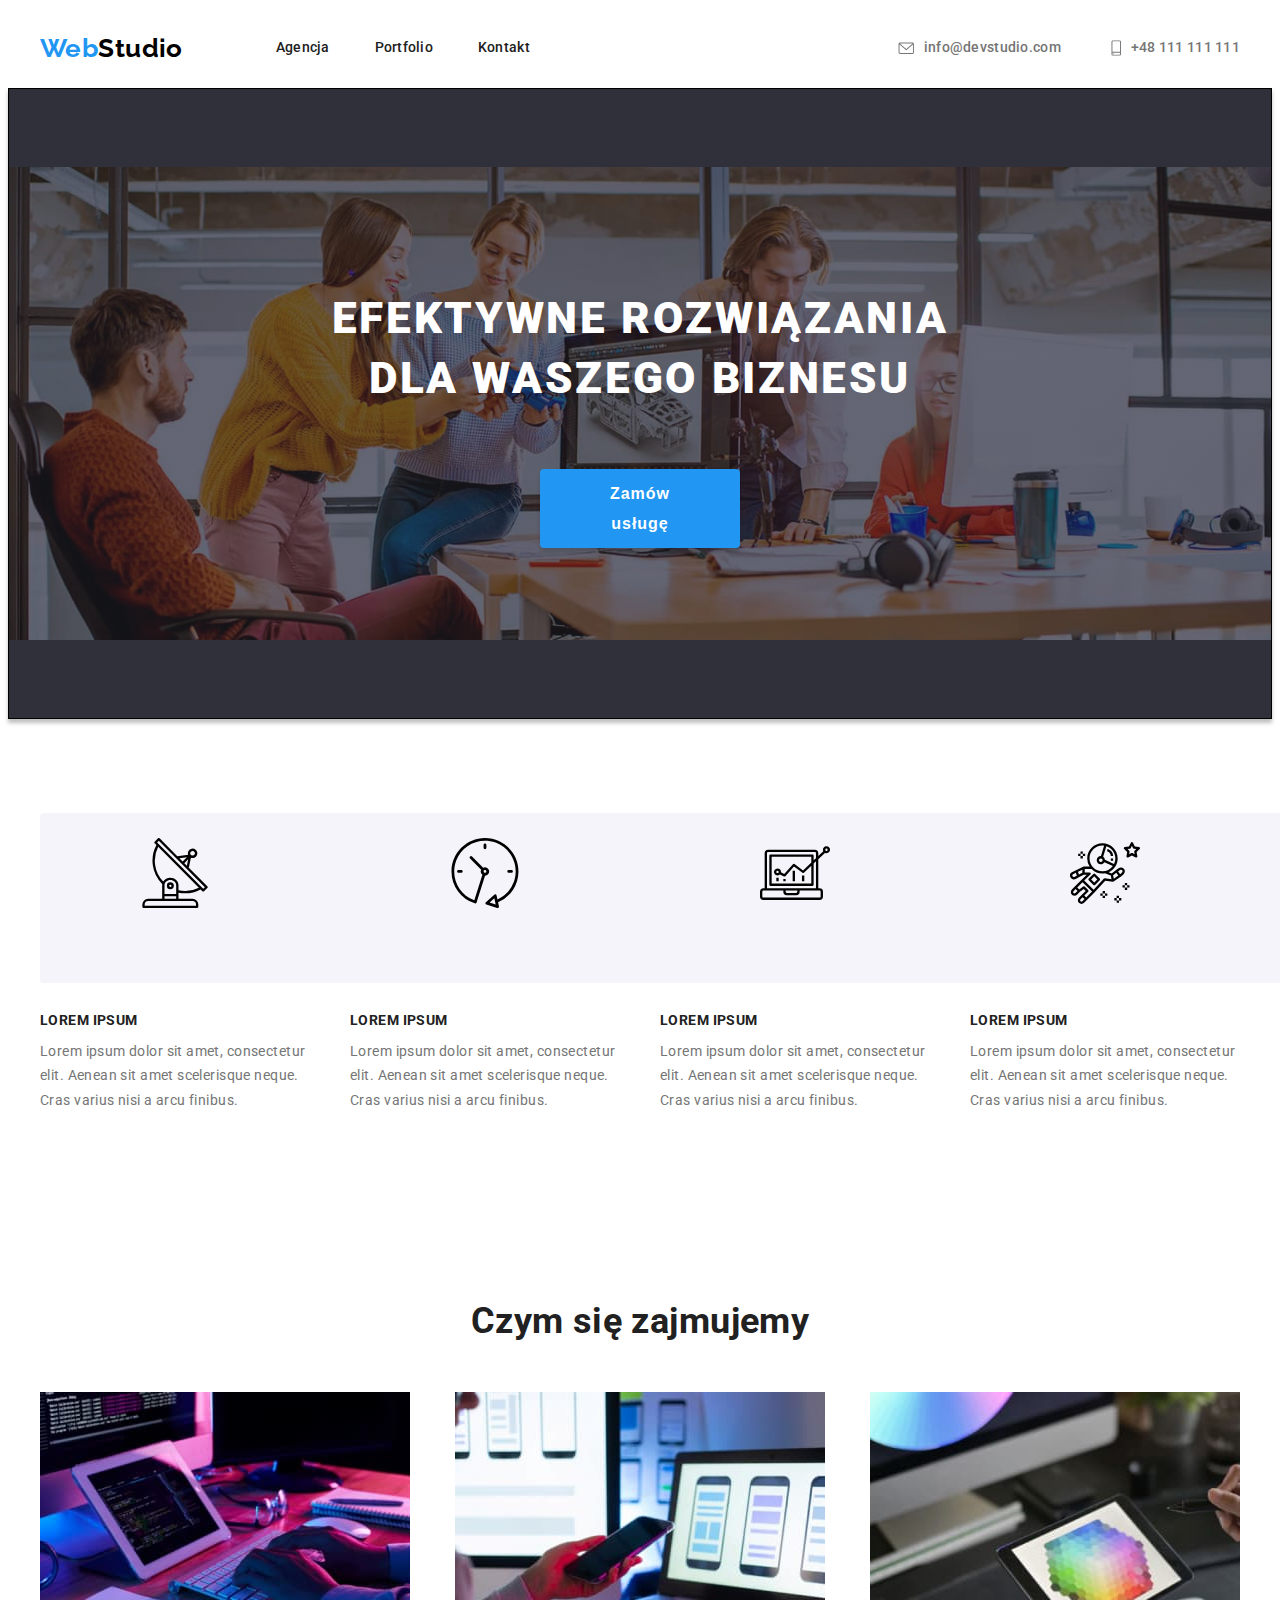
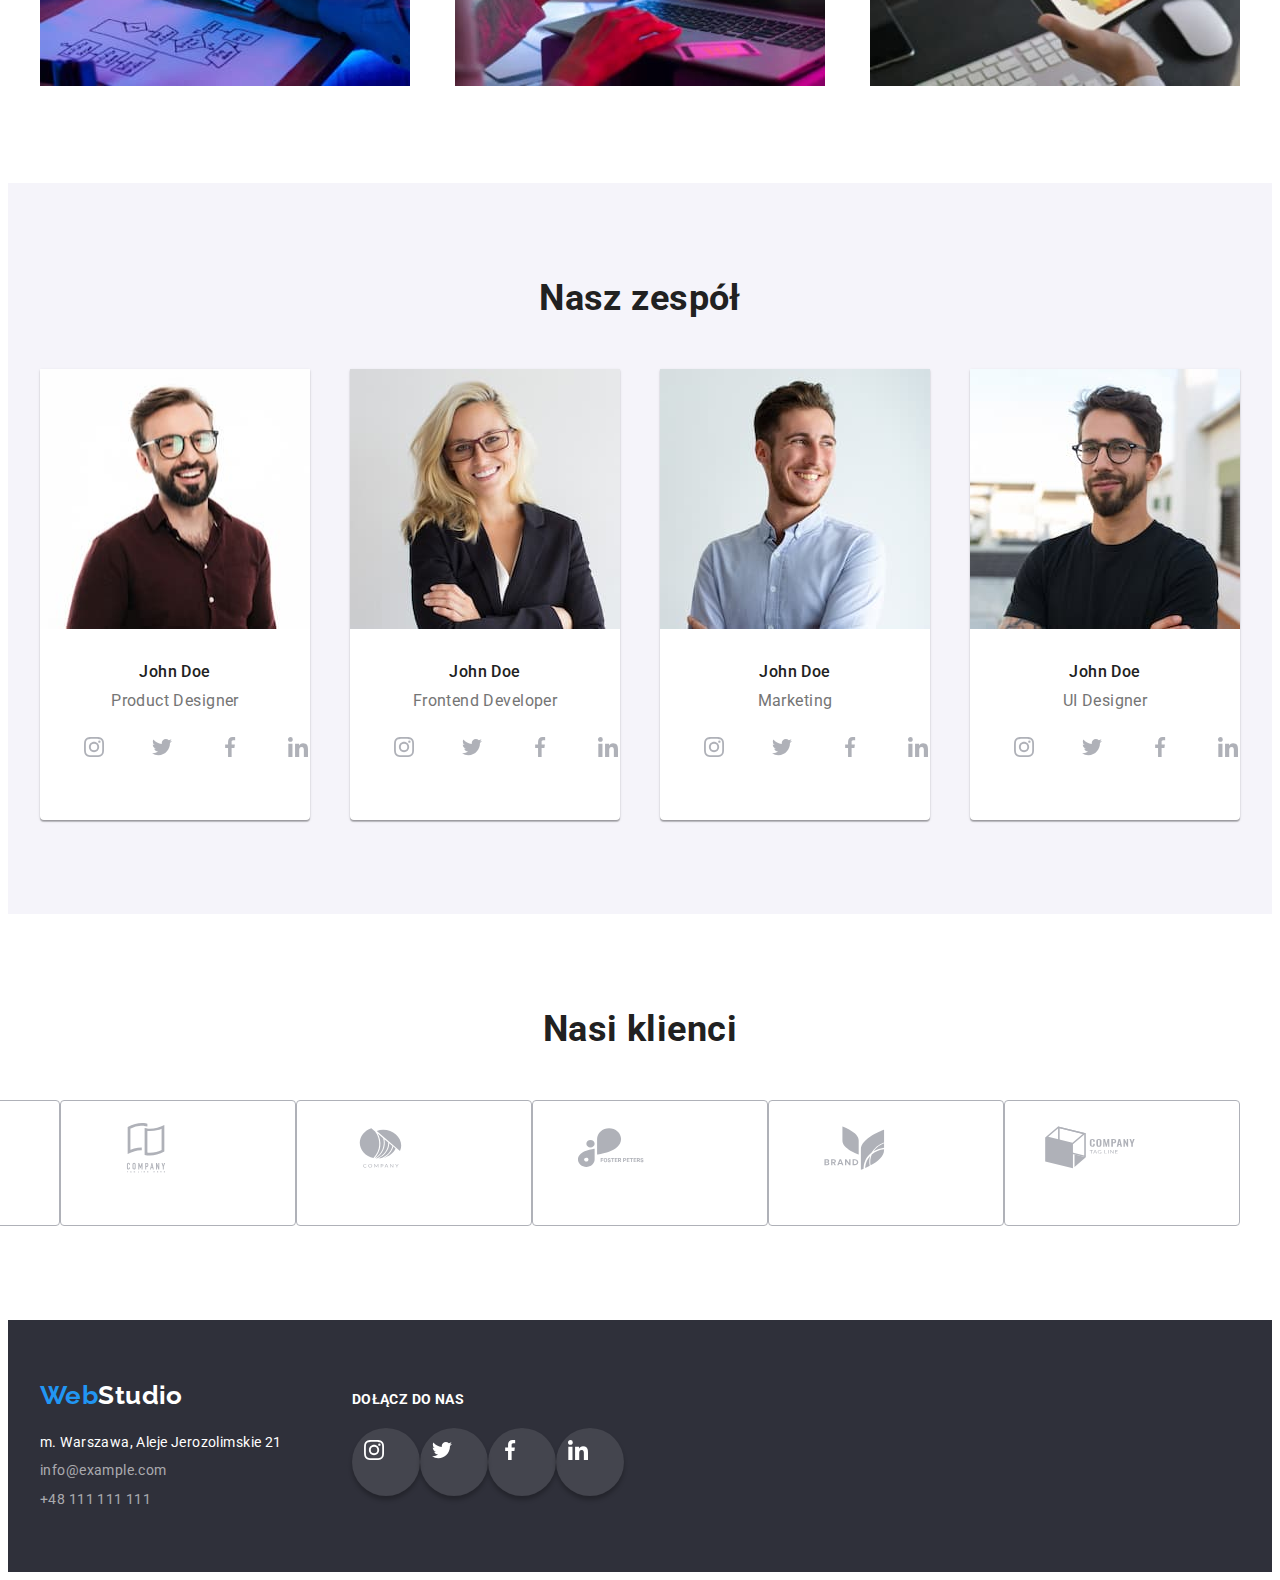
<file: index.html>
<!DOCTYPE html>
<html lang="en">
  <head>
    <meta charset="UTF-8" />
    <meta http-equiv="X-UA-Compatible" content="IE=edge" />
    <meta name="viewport" content="width=device-width, initial-scale=1.0" />
    <title>WebStudio</title>
    <link
      rel="stylesheet"
      href="https://cdnjs.cloudflare.com/ajax/libs/modern-normalize/1.1.0/modern-normalize.min.css"
      integrity="sha512-wpPYUAdjBVSE4KJnH1VR1HeZfpl1ub8YT/NKx4PuQ5NmX2tKuGu6U/JRp5y+Y8XG2tV+wKQpNHVUX03MfMFn9Q=="
      crossorigin="anonymous"
      referrerpolicy="no-referrer"
    />
    <link rel="preconnect" href="https://fonts.googleapis.com" />
    <link rel="preconnect" href="https://fonts.gstatic.com" crossorigin />
    <link
      href="https://fonts.googleapis.com/css2?family=Raleway:wght@700&family=Roboto:wght@400;500;700;900&display=swap"
      rel="stylesheet"
    />
    <link rel="stylesheet" href="css/styles.css" />
  </head>
  <body>
    <header class="header">
      <div class="container container-header">
        <nav class="header-navigation">
          <a class="logo logo-header" href="./index.html"
            ><span class="logo__accent">Web</span>Studio</a
          >
          <ul class="header__menu header__nav">
            <li class="header__nav-item"><a class="link header__nav-link" href="#">Agencja</a></li>
            <li class="header__nav-item">
              <a class="link header__nav-link" href="./portfolio.html">Portfolio</a>
            </li>
            <li class="header__nav-item"><a class="link header__nav-link" href="#">Kontakt</a></li>
          </ul>
        </nav>
        <ul class="header__menu header__contact">
          <li class="header__contact-item">
            <a class="link header__contact-link" href="mailto:info@devstudio.com"
              ><svg class="header__contact-icon" width="16" height="12">
                <use href="./images/icons.svg#icon-envelope"></use>
              </svg>
              info@devstudio.com</a
            >
          </li>
          <li class="header__contact-item">
            <a class="link header__contact-link" href="tel:+48111111111"
              ><svg class="header__contact-icon" width="10" height="16">
                <use href="./images/icons.svg#icon-smartphone"></use>
              </svg>
              +48 111 111 111</a
            >
          </li>
        </ul>
      </div>
    </header>
    <main>
      <!--First section - Efektywne Rozwiązania-->
      <section class="section banner">
        <div class="banner__container container">
          <h1 class="banner__title">EFEKTYWNE ROZWIĄZANIA<br />DLA WASZEGO BIZNESU</h1>
          <button class="banner__button" type="button">Zamów usługę</button>
        </div>
      </section>
      <!--Second section - LOREM IPSUM-->
      <section class="section">
        <div class="container">
          <ul class="features">
            <li class="feature">
              <div class="feature__icon-container">
                <svg class="feature__icon" width="70" height="70">
                  <use href="./images/icons.svg#icon-antenna-1"></use>
                </svg>
              </div>
              <h3 class="feature__title">lorem ipsum</h3>
              <p class="feature__description">
                Lorem ipsum dolor sit amet, consectetur elit. Aenean sit amet scelerisque neque.
                Cras varius nisi a arcu finibus.
              </p>
            </li>
            <li class="feature">
              <div class="feature__icon-container">
                <svg class="feature__icon" width="70" height="70">
                  <use href="./images/icons.svg#icon-clock-1"></use>
                </svg>
              </div>
              <h3 class="feature__title">lorem ipsum</h3>
              <p class="feature__description">
                Lorem ipsum dolor sit amet, consectetur elit. Aenean sit amet scelerisque neque.
                Cras varius nisi a arcu finibus.
              </p>
            </li>
            <li class="feature">
              <div class="feature__icon-container">
                <svg class="feature__icon" width="70" height="70">
                  <use href="./images/icons.svg#icon-diagram-1"></use>
                </svg>
              </div>
              <h3 class="feature__title">lorem ipsum</h3>
              <p class="feature__description">
                Lorem ipsum dolor sit amet, consectetur elit. Aenean sit amet scelerisque neque.
                Cras varius nisi a arcu finibus.
              </p>
            </li>
            <li class="feature">
              <div class="feature__icon-container">
                <svg class="feature__icon" width="70" height="70">
                  <use href="./images/icons.svg#icon-astronaut-1"></use>
                </svg>
              </div>
              <h3 class="feature__title">lorem ipsum</h3>
              <p class="feature__description">
                Lorem ipsum dolor sit amet, consectetur elit. Aenean sit amet scelerisque neque.
                Cras varius nisi a arcu finibus.
              </p>
            </li>
          </ul>
        </div>
      </section>
      <!--Third section - What do we work with-->
      <section class="section">
        <div class="container">
          <h2 class="section__header">Czym się zajmujemy</h2>
          <ul class="boxes">
            <li class="box">
              <img
                class="box__img"
                src="images/laptop.jpg"
                alt="employee typing on a keyboard"
                width="370"
                height="294"
              />
            </li>
            <li class="box">
              <img
                class="box__img"
                src="images/phone.jpg"
                alt="employee using a mobile phone and a laptop"
                width="370"
                height="294"
              />
            </li>
            <li class="box">
              <img
                class="box__img"
                src="images/tablet.jpg"
                alt="employee using a tablet"
                width="370"
                height="294"
              />
            </li>
          </ul>
        </div>
      </section>
      <!--Fourth section - Our Team-->
      <section class="section section-team">
        <div class="container">
          <h2 class="section__header">Nasz zespół</h2>
          <ul class="employees">
            <li class="employee">
              <img
                class="employee__img"
                src="images/emploee1.jpg"
                alt="employee 1"
                width="270"
                height="260"
              />
              <h3 class="employee__title">John Doe</h3>
              <p class="employee__subtitle">Product Designer</p>
              <ul class="social-links social-links-employee">
                <li class="social-link">
                  <div class="social-link__container">
                    <svg class="social-link__icon" width="20" height="20">
                      <use href="./images/icons.svg#icon-instagram-2"></use>
                    </svg>
                  </div>
                </li>
                <li class="social-link">
                  <div class="social-link__container">
                    <svg class="social-link__icon" width="20" height="20">
                      <use href="./images/icons.svg#icon-twitter-1"></use>
                    </svg>
                  </div>
                </li>
                <li class="social-link">
                  <div class="social-link__container">
                    <svg class="social-link__icon" width="20" height="20">
                      <use href="./images/icons.svg#icon-facebook-1"></use>
                    </svg>
                  </div>
                </li>
                <li class="social-link">
                  <div class="social-link__container">
                    <svg class="social-link__icon" width="20" height="20">
                      <use href="./images/icons.svg#icon-linkedin-1"></use>
                    </svg>
                  </div>
                </li>
              </ul>
            </li>
            <li class="employee">
              <img
                class="employee__img"
                src="images/emploee2.jpg"
                alt="employee 2"
                width="270"
                height="260"
              />
              <h3 class="employee__title">John Doe</h3>
              <p class="employee__subtitle">Frontend Developer</p>
              <ul class="social-links social-links-employee">
                <li class="social-link">
                  <div class="social-link__container">
                    <svg class="social-link__icon" width="20" height="20">
                      <use href="./images/icons.svg#icon-instagram-2"></use>
                    </svg>
                  </div>
                </li>
                <li class="social-link">
                  <div class="social-link__container">
                    <svg class="social-link__icon" width="20" height="20">
                      <use href="./images/icons.svg#icon-twitter-1"></use>
                    </svg>
                  </div>
                </li>
                <li class="social-link">
                  <div class="social-link__container">
                    <svg class="social-link__icon" width="20" height="20">
                      <use href="./images/icons.svg#icon-facebook-1"></use>
                    </svg>
                  </div>
                </li>
                <li class="social-link">
                  <div class="social-link__container">
                    <svg class="social-link__icon" width="20" height="20">
                      <use href="./images/icons.svg#icon-linkedin-1"></use>
                    </svg>
                  </div>
                </li>
              </ul>
            </li>
            <li class="employee">
              <img
                class="employee__img"
                src="images/emploee3.jpg"
                alt="employee 3"
                width="270"
                height="260"
              />
              <h3 class="employee__title">John Doe</h3>
              <p class="employee__subtitle">Marketing</p>
              <ul class="social-links social-links-employee">
                <li class="social-link">
                  <div class="social-link__container">
                    <svg class="social-link__icon" width="20" height="20">
                      <use href="./images/icons.svg#icon-instagram-2"></use>
                    </svg>
                  </div>
                </li>
                <li class="social-link">
                  <div class="social-link__container">
                    <svg class="social-link__icon" width="20" height="20">
                      <use href="./images/icons.svg#icon-twitter-1"></use>
                    </svg>
                  </div>
                </li>
                <li class="social-link">
                  <div class="social-link__container">
                    <svg class="social-link__icon" width="20" height="20">
                      <use href="./images/icons.svg#icon-facebook-1"></use>
                    </svg>
                  </div>
                </li>
                <li class="social-link">
                  <div class="social-link__container">
                    <svg class="social-link__icon" width="20" height="20">
                      <use href="./images/icons.svg#icon-linkedin-1"></use>
                    </svg>
                  </div>
                </li>
              </ul>
            </li>
            <li class="employee">
              <img
                class="employee__img"
                src="images/emploee4.jpg"
                alt="employee 4"
                width="270"
                height="260"
              />
              <h3 class="employee__title">John Doe</h3>
              <p class="employee__subtitle">UI Designer</p>
              <ul class="social-links social-links-employee">
                <li class="social-link">
                  <div class="social-link__container">
                    <svg class="social-link__icon" width="20" height="20">
                      <use href="./images/icons.svg#icon-instagram-2"></use>
                    </svg>
                  </div>
                </li>
                <li class="social-link">
                  <div class="social-link__container">
                    <svg class="social-link__icon" width="20" height="20">
                      <use href="./images/icons.svg#icon-twitter-1"></use>
                    </svg>
                  </div>
                </li>
                <li class="social-link">
                  <div class="social-link__container">
                    <svg class="social-link__icon" width="20" height="20">
                      <use href="./images/icons.svg#icon-facebook-1"></use>
                    </svg>
                  </div>
                </li>
                <li class="social-link">
                  <div class="social-link__container">
                    <svg class="social-link__icon" width="20" height="20">
                      <use href="./images/icons.svg#icon-linkedin-1"></use>
                    </svg>
                  </div>
                </li>
              </ul>
            </li>
          </ul>
        </div>
      </section>
      <!--Fifth section - Our Clients-->
      <section class="section">
        <div class="container">
          <h2 class="section__header">Nasi klienci</h2>
          <ul class="clients">
            <li class="client">
              <div class="client__container">
                <svg class="client__icon" width="106" height="60">
                  <use href="./images/icons.svg#icon-Logo"></use>
                </svg>
              </div>
            </li>
            <li class="client">
              <div class="client__container">
                <svg class="client__icon" width="106" height="60">
                  <use href="./images/icons.svg#icon-Logo-1"></use>
                </svg>
              </div>
            </li>
            <li class="client">
              <div class="client__container">
                <svg class="client__icon" width="106" height="60">
                  <use href="./images/icons.svg#icon-Logo-2"></use>
                </svg>
              </div>
            </li>
            <li class="client">
              <div class="client__container">
                <svg class="client__icon" width="106" height="60">
                  <use href="./images/icons.svg#icon-Logo-3"></use>
                </svg>
              </div>
            </li>
            <li class="client">
              <div class="client__container">
                <svg class="client__icon" width="106" height="60">
                  <use href="./images/icons.svg#icon-Logo-4"></use>
                </svg>
              </div>
            </li>
            <li class="client">
              <div class="client__container">
                <svg class="client__icon" width="106" height="60">
                  <use href="./images/icons.svg#icon-Logo-5"></use>
                </svg>
              </div>
            </li>
          </ul>
        </div>
      </section>
    </main>
    <footer class="footer">
      <div class="container container-footer">
        <div class="business-card">
          <a class="logo logo-footer" href="./index.html"
            ><span class="logo__accent">Web</span>Studio</a
          >
          <address class="contacts">
            <ul class="contact-list">
              <li class="contact">
                <a
                  class="link contact__place"
                  href="https://goo.gl/maps/wp7BMmqfB1jZp6Ye8"
                  target="_blank"
                >
                  m. Warszawa, Aleje Jerozolimskie 21
                </a>
              </li>
              <li class="contact">
                <a class="link contact__item" href="mailto:info@example.com">info@example.com</a>
              </li>
              <li class="contact">
                <a class="link contact__item" href="tel:+48111111111">+48 111 111 111</a>
              </li>
            </ul>
          </address>
        </div>
        <div class="join-us">
          <h3 class="join-us__title">dołącz do nas</h3>
          <ul class="social-links">
            <li class="social-link">
              <div class="social-link__container social-link__container-footer">
                <svg class="social-link__icon-footer" width="20" height="20">
                  <use href="./images/icons.svg#icon-instagram-2"></use>
                </svg>
              </div>
            </li>
            <li class="social-link">
              <div class="social-link__container social-link__container-footer">
                <svg class="social-link__icon-footer" width="20" height="20">
                  <use href="./images/icons.svg#icon-twitter-1"></use>
                </svg>
              </div>
            </li>
            <li class="social-link">
              <div class="social-link__container social-link__container-footer">
                <svg class="social-link__icon-footer" width="20" height="20">
                  <use href="./images/icons.svg#icon-facebook-1"></use>
                </svg>
              </div>
            </li>
            <li class="social-link">
              <div class="social-link__container social-link__container-footer">
                <svg class="social-link__icon-footer" width="20" height="20">
                  <use href="./images/icons.svg#icon-linkedin-1"></use>
                </svg>
              </div>
            </li>
          </ul>
        </div>
      </div>
    </footer>
  </body>
</html>
</file>
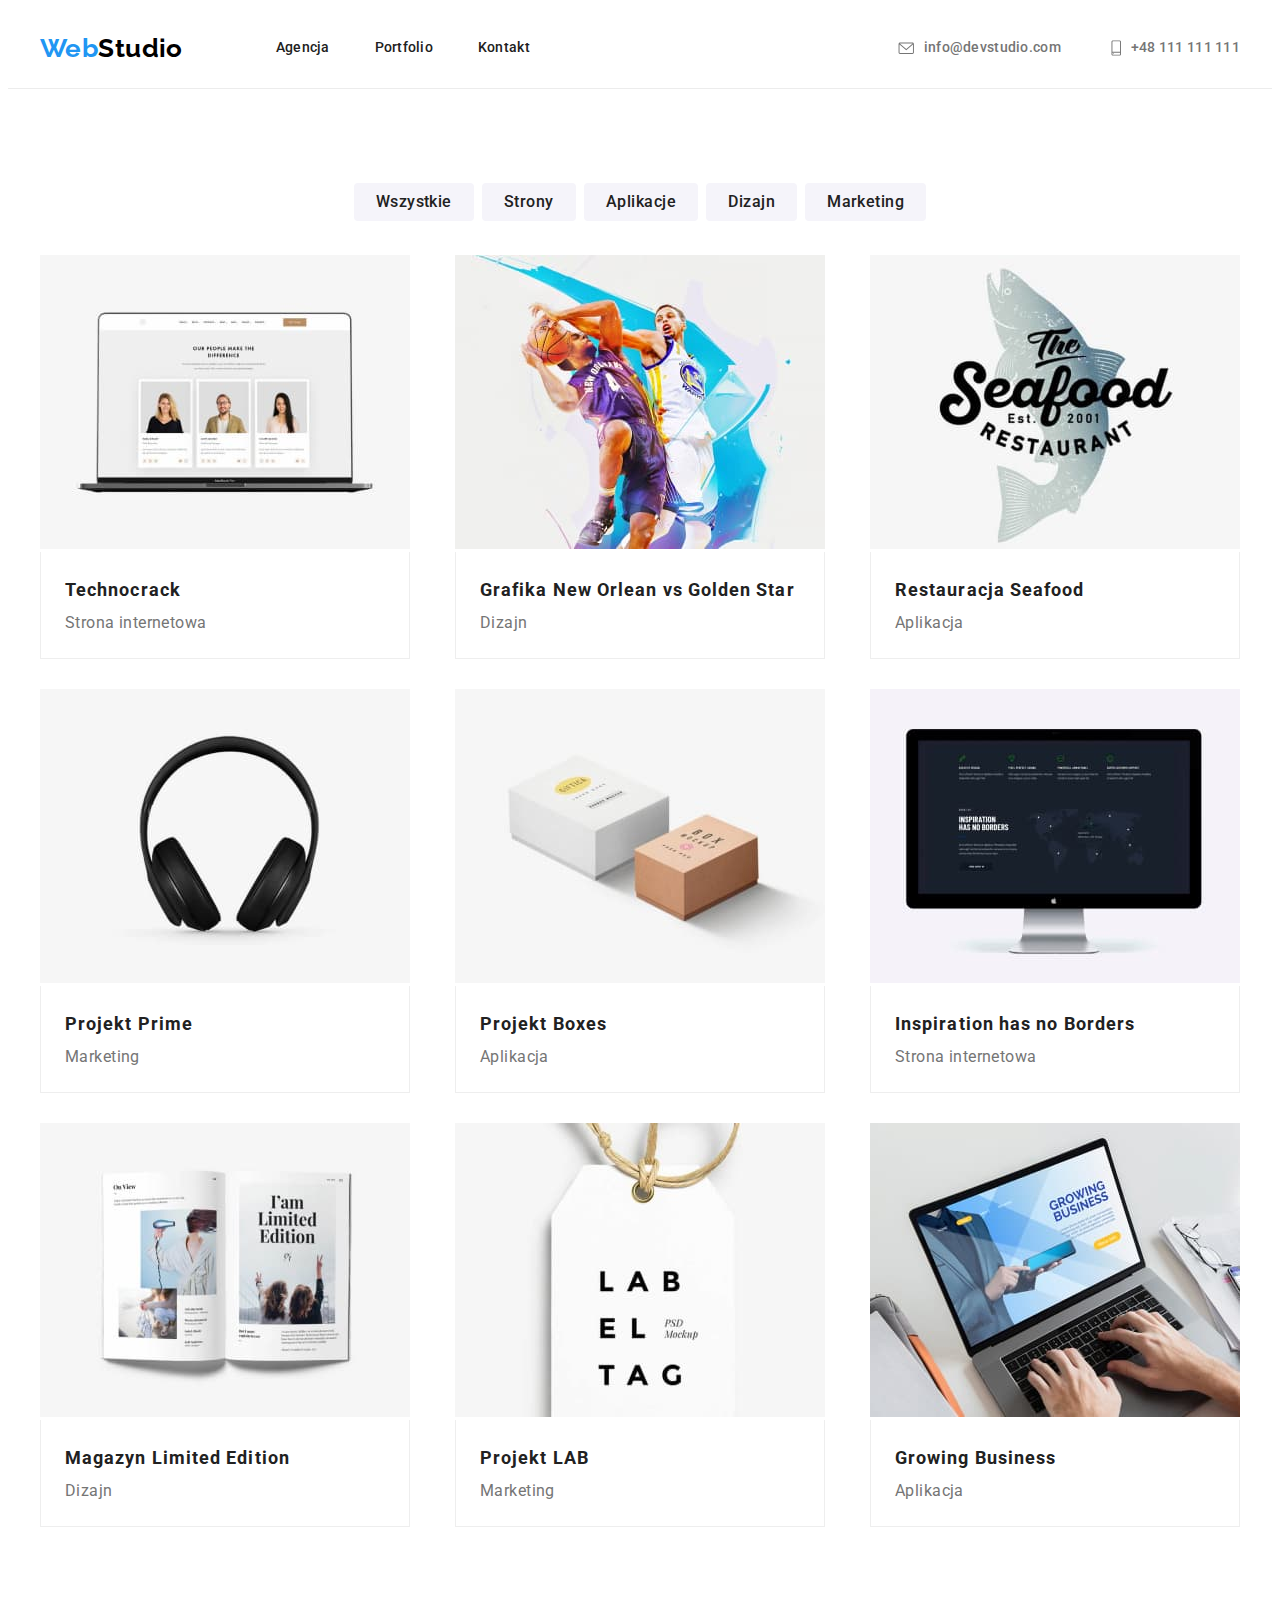
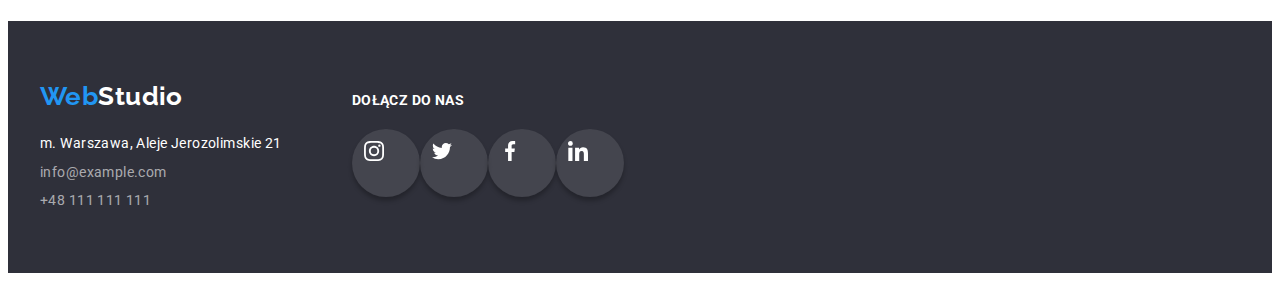
<file: portfolio.html>
<!DOCTYPE html>
<html lang="en">
  <head>
    <meta charset="UTF-8" />
    <meta http-equiv="X-UA-Compatible" content="IE=edge" />
    <meta name="viewport" content="width=device-width, initial-scale=1.0" />
    <title>Portfolio</title>
    <link
      rel="stylesheet"
      href="https://cdnjs.cloudflare.com/ajax/libs/modern-normalize/1.1.0/modern-normalize.min.css"
      integrity="sha512-wpPYUAdjBVSE4KJnH1VR1HeZfpl1ub8YT/NKx4PuQ5NmX2tKuGu6U/JRp5y+Y8XG2tV+wKQpNHVUX03MfMFn9Q=="
      crossorigin="anonymous"
      referrerpolicy="no-referrer"
    />
    <link rel="preconnect" href="https://fonts.googleapis.com" />
    <link rel="preconnect" href="https://fonts.gstatic.com" crossorigin />
    <link
      href="https://fonts.googleapis.com/css2?family=Raleway:wght@700&family=Roboto:wght@400;500;700;900&display=swap"
      rel="stylesheet"
    />
    <link rel="stylesheet" href="css/styles.css" />
  </head>
  <body>
    <header class="header header-portfolio">
      <div class="container container-header">
        <nav class="header-navigation">
          <a class="logo logo-header" href="./index.html"
            ><span class="logo__accent">Web</span>Studio</a
          >
          <ul class="header__menu header__nav">
            <li class="header__nav-item">
              <a class="link header__nav-link" href="./index.html">Agencja </a>
            </li>
            <li class="header_nav-item"><a class="link header__nav-link" href="#">Portfolio</a></li>
            <li class="header_nav-item"><a class="link header__nav-link" href="#">Kontakt</a></li>
          </ul>
        </nav>
        <ul class="header__menu header__contact">
          <li class="header__contact-item">
            <a class="link header__contact-link" href="mailto:info@devstudio.com"
              ><svg class="header__contact-icon" width="16" height="12">
                <use href="./images/icons.svg#icon-envelope"></use>
              </svg>
              info@devstudio.com</a
            >
          </li>
          <li class="header__contact-item">
            <a class="link header__contact-link" href="tel:+48111111111"
              ><svg class="header__contact-icon" width="10" height="16">
                <use href="./images/icons.svg#icon-smartphone"></use>
              </svg>
              +48 111 111 111</a
            >
          </li>
        </ul>
      </div>
    </header>
    <main class="section">
      <div class="container">
        <ul class="filters">
          <li class="filter">
            <button class="filter__button" type="button">Wszystkie</button>
          </li>
          <li class="filter">
            <button class="filter__button" type="button">Strony</button>
          </li>
          <li class="filter">
            <button class="filter__button" type="button">Aplikacje</button>
          </li>
          <li class="filter">
            <button class="filter__button" type="button">Dizajn</button>
          </li>
          <li class="filter">
            <button class="filter__button" type="button">Marketing</button>
          </li>
        </ul>
        <ul class="projects">
          <li class="project">
            <img
              class="project__img"
              src="images/technocrack.jpg"
              alt="a webpage on a laptop with three profiles"
              width="370"
              height="294"
            />
            <div class="project__box">
              <h3 class="project__title">Technocrack</h3>
              <p class="project__subtitle">Strona internetowa</p>
            </div>
          </li>
          <li class="project">
            <img
              class="project__img"
              src="images/basketball.jpg"
              alt="two men playing basketball"
              width="370"
              height="294"
            />
            <div class="project__box">
              <h3 class="project__title">Grafika New Orlean vs Golden Star</h3>
              <p class="project__subtitle">Dizajn</p>
            </div>
          </li>
          <li class="project">
            <img
              class="project__img"
              src="images/restaurant.jpg"
              alt="logo of the Seafood restaurant"
              width="370"
              height="294"
            />
            <div class="project__box">
              <h3 class="project__title">Restauracja Seafood</h3>
              <p class="project__subtitle">Aplikacja</p>
            </div>
          </li>
          <li class="project">
            <img
              class="project__img"
              src="images/headphones.jpg"
              alt="black headphones"
              width="370"
              height="294"
            />
            <div class="project__box">
              <h3 class="project__title">Projekt Prime</h3>
              <p class="project__subtitle">Marketing</p>
            </div>
          </li>
          <li class="project">
            <img
              class="project__img"
              src="images/boxes.jpg"
              alt="white and salmon cartoon boxes"
              width="370"
              height="294"
            />
            <div class="project__box">
              <h3 class="project__title">Projekt Boxes</h3>
              <p class="project__subtitle">Aplikacja</p>
            </div>
          </li>
          <li class="project">
            <img
              class="project__img"
              src="images/monitor.jpg"
              alt="an Apple monitor"
              width="370"
              height="294"
            />
            <div class="project__box">
              <h3 class="project__title">Inspiration has no Borders</h3>
              <p class="project__subtitle">Strona internetowa</p>
            </div>
          </li>
          <li class="project">
            <img src="images/magazine.jpg" alt="an open magazine" width="370" height="294" />
            <div class="project__box">
              <h3 class="project__title">Magazyn Limited Edition</h3>
              <p class="project__subtitle">Dizajn</p>
            </div>
          </li>
          <li class="project">
            <img
              class="project__img"
              src="images/label.jpg"
              alt="a white label"
              width="370"
              height="294"
            />
            <div class="project__box">
              <h3 class="project__title">Projekt LAB</h3>
              <p class="project__subtitle">Marketing</p>
            </div>
          </li>
          <li class="project">
            <img
              class="project__img"
              src="images/business.jpg"
              alt="someone using a laptop"
              width="370"
              height="294"
            />
            <div class="project__box">
              <h3 class="project__title">Growing Business</h3>
              <p class="project__subtitle">Aplikacja</p>
            </div>
          </li>
        </ul>
      </div>
    </main>
    <footer class="footer">
      <div class="container container-footer">
        <div class="business-card">
          <a class="logo logo-footer" href="./index.html"
            ><span class="logo__accent">Web</span>Studio</a
          >
          <address class="contacts">
            <ul class="contact-list">
              <li class="contact">
                <a
                  class="link contact__place"
                  href="https://goo.gl/maps/wp7BMmqfB1jZp6Ye8"
                  target="_blank"
                >
                  m. Warszawa, Aleje Jerozolimskie 21
                </a>
              </li>
              <li class="contact">
                <a class="link contact__item" href="mailto:info@example.com">info@example.com</a>
              </li>
              <li class="contact">
                <a class="link contact__item" href="tel:+48111111111">+48 111 111 111</a>
              </li>
            </ul>
          </address>
        </div>
        <div class="join-us">
          <h3 class="join-us__title">dołącz do nas</h3>
          <ul class="social-links">
            <li class="social-link">
              <div class="social-link__container social-link__container-footer">
                <svg class="social-link__icon-footer" width="20" height="20">
                  <use href="./images/icons.svg#icon-instagram-2"></use>
                </svg>
              </div>
            </li>
            <li class="social-link">
              <div class="social-link__container social-link__container-footer">
                <svg class="social-link__icon-footer" width="20" height="20">
                  <use href="./images/icons.svg#icon-twitter-1"></use>
                </svg>
              </div>
            </li>
            <li class="social-link">
              <div class="social-link__container social-link__container-footer">
                <svg class="social-link__icon-footer" width="20" height="20">
                  <use href="./images/icons.svg#icon-facebook-1"></use>
                </svg>
              </div>
            </li>
            <li class="social-link">
              <div class="social-link__container social-link__container-footer">
                <svg class="social-link__icon-footer" width="20" height="20">
                  <use href="./images/icons.svg#icon-linkedin-1"></use>
                </svg>
              </div>
            </li>
          </ul>
        </div>
      </div>
    </footer>
  </body>
</html>
</file>
<file: css/styles.css>
:root {
  --active-color: #2196f3;
  --background-color-light: #f5f4fa;
  --background-color-dark: #2f303a;
  --header-color: #212121;
  --icon-color: #afb1b8;
  --logo-top-color: #000;
  --main-color: #fff;
  --text-color: #757575;
  --main-font: 'Roboto', sans-serif;
}

body {
  color: var(--text-color);
  font-family: var(--main-font);
  font-size: 14px;
  letter-spacing: 0.03em;
}

ul {
  list-style: none;
  margin-inline-start: 0;
  margin-inline-end: 0;
  padding-inline-start: 0;
}

h1,
h2,
h3,
ul,
p {
  margin-block-start: 0;
  margin-block-end: 0;
}

/* styles for all pages*/
.container {
  margin: 0 auto;
  width: 1200px;
}

.link {
  text-decoration: none;
}

.link:hover,
.link:focus {
  color: var(--active-color);
}

.logo {
  font-family: 'Raleway';
  font-size: 26px;
  font-weight: 700;
  line-height: 1.19;
  text-decoration: none;
}

.logo__accent {
  color: var(--active-color);
}

.section {
  display: flex;
  justify-content: center;
  align-items: center;
  flex-direction: column;
  padding: 94px 0;
}

.section__header {
  font-size: 36px;
  line-height: 1.17;
  padding-bottom: 50px;
  text-align: center;
  color: var(--header-color);
}

.social-links {
  display: flex;
  justify-content: space-between;
  width: 206px;
}

.social-link__container {
  width: 44px;
  height: 44px;
  padding: 12px;
}

.social-link__container:hover *,
.social-link__container:focus * {
  fill: var(--main-color);
}

.social-link__container:hover,
.social-link__container:focus {
  border-radius: 50%;
  background-color: var(--active-color);
}

/* Header */
.container-header {
  align-items: center;
  display: flex;
  flex-direction: row;
  justify-content: space-between;
  padding: 24.5px 0;
}

.header__contact {
  display: flex;
  column-gap: 50px;
  list-style: none;
}

.header__contact-icon {
  fill: var(--text-color);
  margin-right: 10px;
}

.header__contact-link:hover *,
.header__contact-link:focus * {
  color: var(--active-color);
  fill: var(--active-color);
}

.header__contact-link {
  color: var(--text-color);
  display: flex;
  align-items: center;
}

.header__menu {
  font-weight: 500;
  line-height: 1.14;
  letter-spacing: 0.02em;
}

.header-navigation {
  display: flex;
  align-items: center;
}

.header__nav {
  display: flex;
  justify-content: space-between;
  list-style: none;
  width: 254px;
}

.header__nav-link {
  color: var(--header-color);
}

.logo-header {
  color: var(--logo-top-color);
  margin-right: 93px;
}

/*First section of the main page*/
.banner {
  background-color: var(--background-color-dark);
  background-image: linear-gradient(rgba(47, 48, 58, 0.4), rgba(47, 48, 58, 0.4)),
    url('../images/banner.jpg');
  background-repeat: no-repeat;
  background-position: center;
  background-size: contain;
  border: 1px solid var(--logo-top-color);
  box-sizing: border-box;
  box-shadow: 0 4px 4px rgba(0, 0, 0, 0.25);
}

.banner__button {
  background-color: var(--active-color);
  border: none;
  border-radius: 4px;
  box-shadow: 0 4px 4px rgba(0, 0, 0, 0.15);
  color: var(--main-color);
  font-size: 16px;
  font-weight: 700;
  letter-spacing: 0.06em;
  line-height: 1.87;
  margin: 30px 500px 76px;
  padding: 10px 41px;
  text-decoration: none;
}

.banner__title {
  color: var(--main-color);
  font-weight: 900;
  font-size: 44px;
  letter-spacing: 0.06em;
  line-height: 1.36;
  margin-bottom: 30px;
  padding-top: 106px;
  text-align: center;
  text-transform: uppercase;
}

/*Second section of the main page - LOREM IPSUM*/
.features {
  column-gap: 30px;
  display: flex;
  justify-content: space-between;
}

.feature {
  width: 270px;
}

.feature__description {
  line-height: 1.72;
}

.feature__icon-container {
  background-color: var(--background-color-light);
  border-radius: 4px;
  width: 270px;
  height: 120px;
  padding: 25px 100px;
}
.feature__title {
  color: var(--header-color);
  font-size: 14px;
  line-height: 1.14;
  margin-bottom: 10px;
  margin-top: 30px;
  text-transform: uppercase;
}

/*Third section of the main page - What do we work with*/
.boxes {
  column-gap: 30px;
  display: flex;
  justify-content: space-between;
}

/*Fourth section of the main page - Our Team*/
.employees {
  column-gap: 30px;
  display: flex;
  justify-content: space-between;
}

.employee {
  background-color: var(--main-color);
  box-shadow: 0 1px 3px rgba(0, 0, 0, 0.12), 0 1px 1px rgba(0, 0, 0, 0.14),
    0 2px 1px rgba(0, 0, 0, 0.2);
  border-radius: 0 0 4px 4px;
}

.employee__subtitle {
  font-size: 16px;
  line-height: 1.19;
  text-align: center;
}

.employee__title {
  color: var(--header-color);
  font-size: 16px;
  font-weight: 500;
  line-height: 1.19;
  text-align: center;
  margin-top: 30px;
  margin-bottom: 10px;
}

.section-team {
  background-color: var(--background-color-light);
}

.social-links-employee {
  margin: 15px 32px;
  padding-bottom: 12px;
}

.social-link__icon {
  fill: var(--icon-color);
}

/*Fifth section of the main page - Our Clients*/
.clients {
  display: flex;
  flex-direction: row-reverse;
  justify-content: space-between;
}

.client__container {
  width: 170px;
  height: 92px;
  border: 1px solid var(--icon-color);
  border-radius: 4px;
  padding: 16px 32px;
}

.client__container:hover *,
.client__container:focus * {
  fill: var(--active-color);
}

.client__container:hover,
.client__container:focus {
  border-color: var(--active-color);
}

.client__icon {
  fill: var(--icon-color);
}

/*Footer*/
.business-card {
  margin: 60px 70px 60px 0;
}

.contacts {
  line-height: 1.71;
  font-style: normal;
  margin-top: 20px;
}

.contact__item {
  color: rgba(255, 255, 255, 0.6);
}

.contact:not(:last-child) {
  margin-bottom: 4.5px;
}

.contact__place {
  color: var(--main-color);
}

.container-footer {
  display: flex;
  align-items: flex-start;
}

.footer {
  background-color: var(--background-color-dark);
}

.join-us {
  margin-top: 72px;
}

.join-us__title {
  color: var(--main-color);
  font-size: 14px;
  line-height: 1.14;
  margin-bottom: 20px;
  text-transform: uppercase;
}

.logo-footer {
  color: var(--main-color);
}

.social-link__container-footer {
  background-color: rgba(255, 255, 255, 0.1);
  border-radius: 50%;
  box-shadow: 0 4px 4px rgba(0, 0, 0, 0.25);
}

.social-link__icon-footer {
  fill: var(--main-color);
}

/* Portfolio page */
.filters {
  column-gap: 8px;
  display: flex;
  justify-content: center;
  margin-bottom: 16px;
}

.filter__button {
  background-color: var(--background-color-light);
  border: none;
  border-radius: 4px;
  color: var(--header-color);
  cursor: pointer;
  font-family: var(--main-font);
  font-size: 16px;
  font-weight: 500;
  letter-spacing: 0.03em;
  line-height: 1.63;
  padding: 6px 22px;
  text-align: center;
}

.filter__button:hover,
.filter__button:focus {
  background-color: var(--active-color);
  box-shadow: 0 3px 1px rgba(0, 0, 0, 0.1), 0 1px 2px rgba(0, 0, 0, 0.08),
    0 2px 2px rgba(0, 0, 0, 0.12);
  color: var(--main-color);
}

.header-portfolio {
  border-bottom: 1px solid #ececec;
}

.projects {
  display: flex;
  flex-wrap: wrap;
  margin-top: 34px;
  row-gap: 30px;
}

.project {
  background-color: var(--main-color);
  margin-right: 45px;
}

.project:hover,
.project:focus {
  box-shadow: 0 1px 1px rgba(0, 0, 0, 0.12), 0 4px 4px rgba(0, 0, 0, 0.06),
    1px 4px 6px rgba(0, 0, 0, 0.16);
}

.project:nth-child(3n + 3) {
  margin-right: 0px;
}

.project__box {
  border: 1px solid #eee;
  box-sizing: border-box;
  border-top: none;
  width: 370px;
}

.project__subtitle {
  font-size: 16px;
  line-height: 1.88;
  padding-left: 24px;
  margin-top: 0;
  padding: 0 24px 20px;
}

.project__title {
  color: var(--header-color);
  font-size: 18px;
  font-weight: 700;
  line-height: 2;
  letter-spacing: 0.06em;
  padding: 20px 24px 0;
}
</file>
